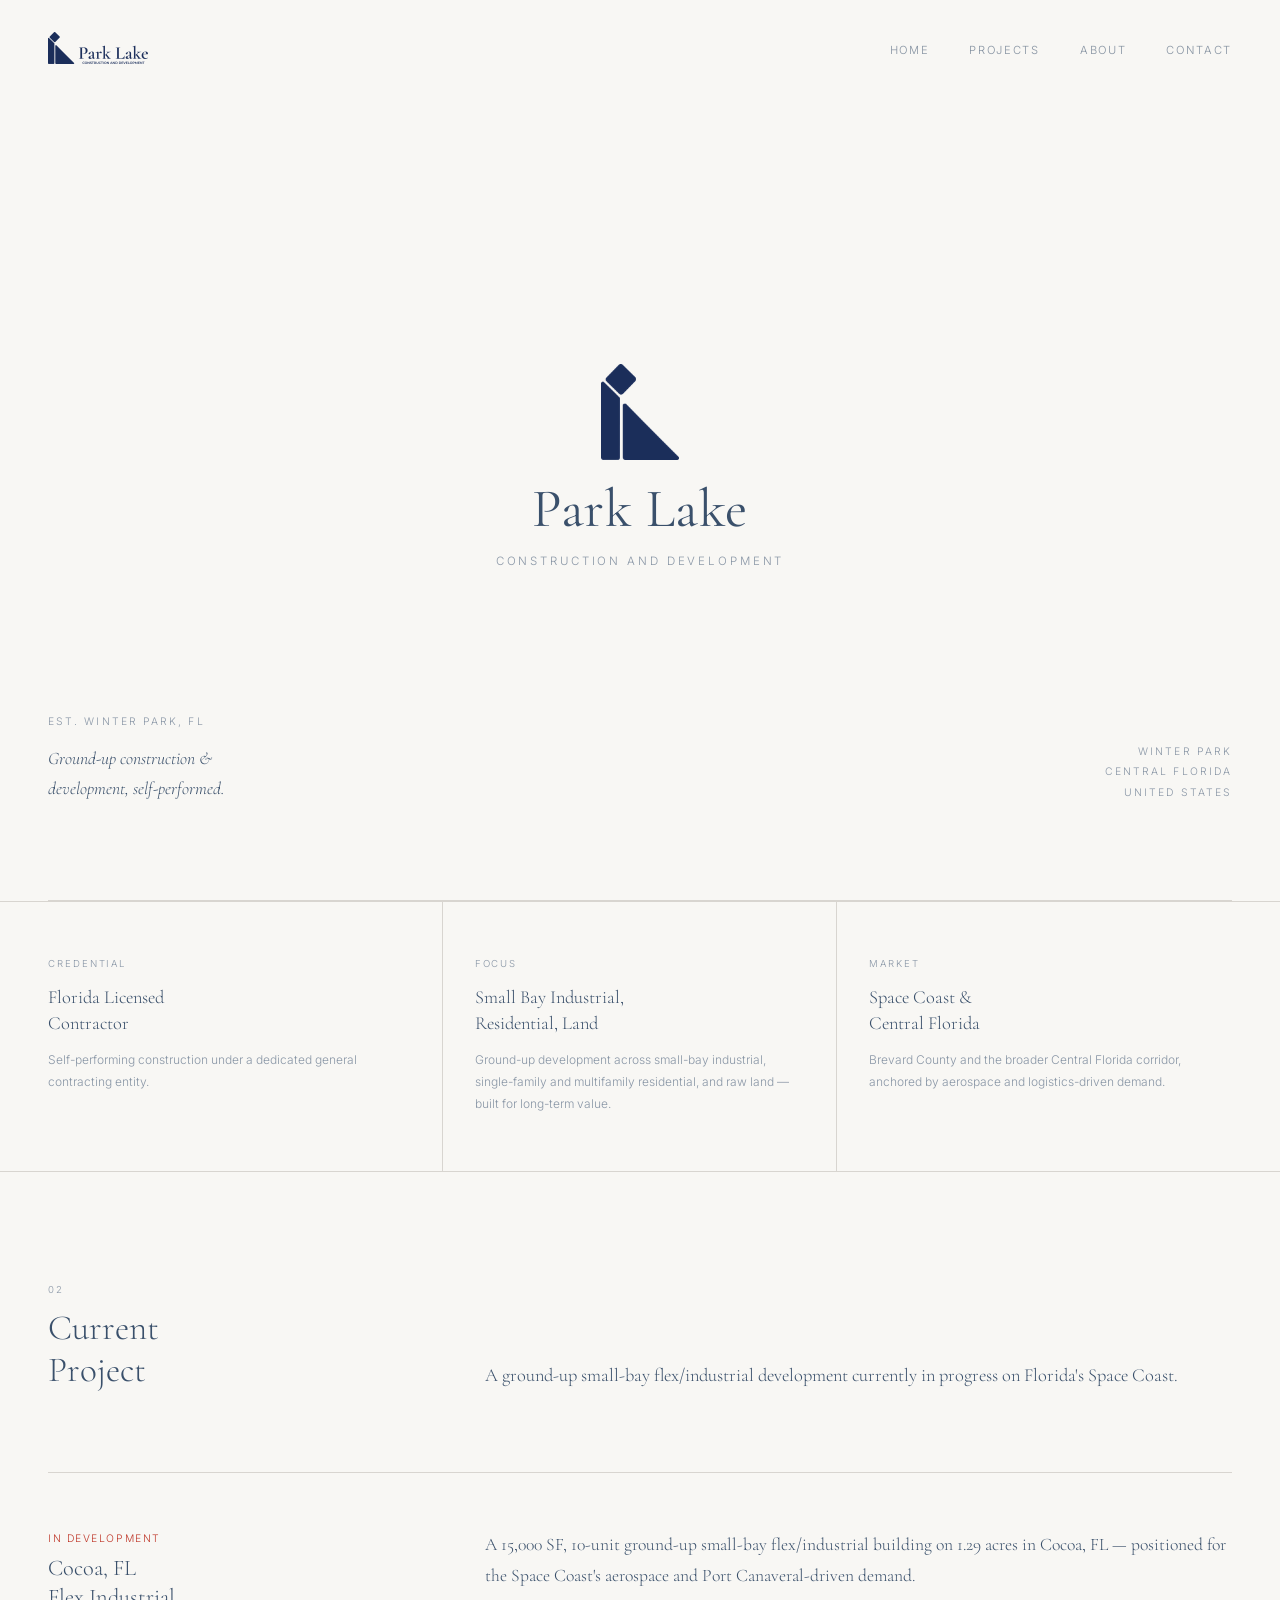
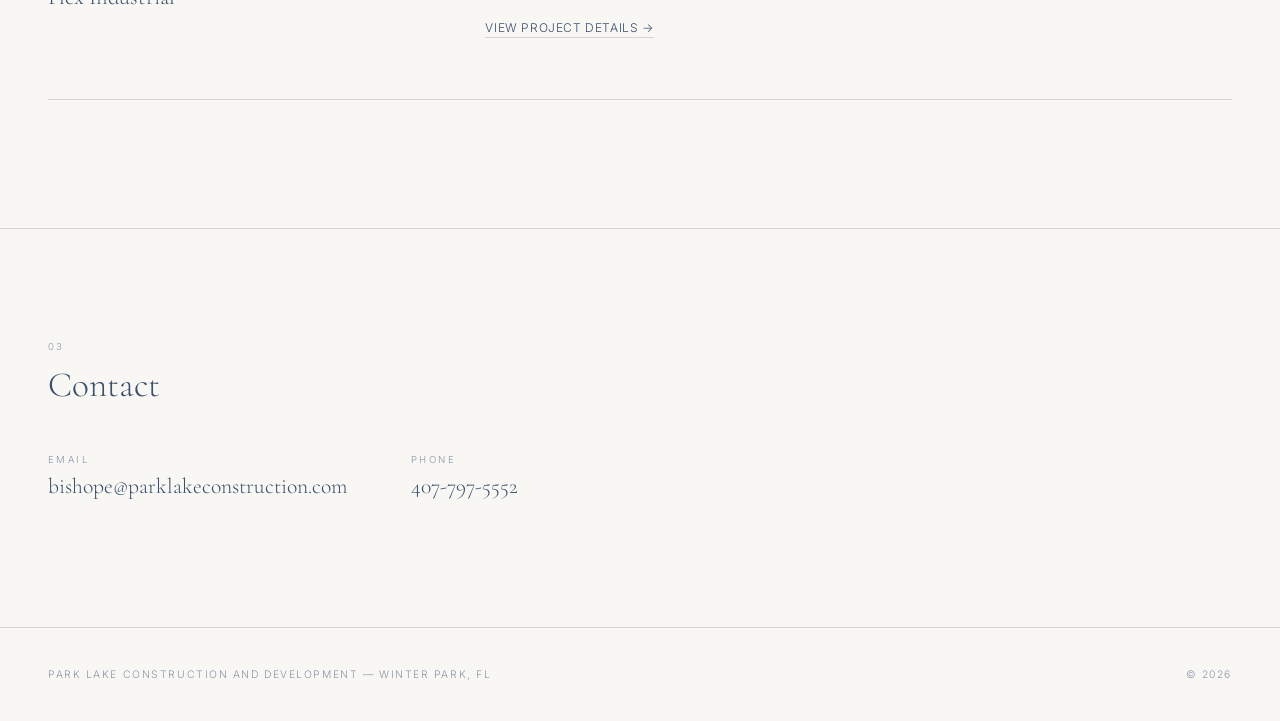
<file: index.html>
<!DOCTYPE html>
<html lang="en">
<head>
  <meta charset="UTF-8" />
  <meta name="viewport" content="width=device-width, initial-scale=1.0" />
  <title>Park Lake Construction and Development</title>
  <link rel="preconnect" href="https://fonts.googleapis.com" />
  <link rel="preconnect" href="https://fonts.gstatic.com" crossorigin />
  <link href="https://fonts.googleapis.com/css2?family=Cormorant+Garamond:ital,wght@0,300;0,400;1,300;1,400&family=Inter:wght@300;400&display=swap" rel="stylesheet" />
  <link rel="stylesheet" href="style.css" />
</head>
<body>
  <nav>
    <a class="nav-logo" href="index.html"><img src="ParkLakeLogo_web.png" alt="Park Lake Construction and Development" /></a>
    <ul>
      <li><a href="index.html">Home</a></li>
      <li><a href="projects.html">Projects</a></li>
      <li><a href="about.html">About</a></li>
      <li><a href="#contact">Contact</a></li>
    </ul>
  </nav>
  <!-- HERO -->
  <section class="hero">
    <div class="hero-side-left">
      <span class="eyebrow">Est. Winter Park, FL</span>
      <p class="tagline">Ground-up construction &amp; development, self-performed.</p>
    </div>
    <div class="hero-center">
      <div class="wordmark-block">
        <img src="ParkLakeIcon_hero.png" alt="Park Lake icon" class="wordmark-icon" style="height:6rem; width:auto;" />
        <span class="wm-primary">Park Lake</span>
        <span class="wm-secondary">Construction and Development</span>
      </div>
    </div>
    <div class="hero-side-right">
      <span class="location">
        Winter Park<br>
        Central Florida<br>
        United States
      </span>
    </div>
  </section>
  <div class="rule"></div>
  <!-- FOCUS STRIP -->
  <div class="focus" id="focus">
    <div class="focus-item">
      <span class="f-label">Credential</span>
      <h3>Florida Licensed<br>Contractor</h3>
      <p>Self-performing construction under a dedicated general contracting entity.</p>
    </div>
    <div class="focus-item">
      <span class="f-label">Focus</span>
      <h3>Small Bay Industrial,<br>Residential, Land</h3>
      <p>Ground-up development across small-bay industrial, single-family and multifamily residential, and raw land — built for long-term value.</p>
    </div>
    <div class="focus-item">
      <span class="f-label">Market</span>
      <h3>Space Coast &amp;<br>Central Florida</h3>
      <p>Brevard County and the broader Central Florida corridor, anchored by aerospace and logistics-driven demand.</p>
    </div>
  </div>
  <!-- FEATURED PROJECT -->
  <section class="insights" id="featured">
    <div class="insights-header">
      <div>
        <span class="section-num">02</span>
        <h2>Current<br>Project</h2>
      </div>
      <p class="intro">A ground-up small-bay flex/industrial development currently in progress on Florida's Space Coast.</p>
    </div>
    <div class="post-list">
      <article class="post-item">
        <div class="post-meta">
          <span class="post-date status-tag">In development</span>
          <h3 class="post-title">Cocoa, FL<br>Flex Industrial</h3>
        </div>
        <div class="post-body">
          <p>A 15,000 SF, 10-unit ground-up small-bay flex/industrial building on 1.29 acres in Cocoa, FL — positioned for the Space Coast's aerospace and Port Canaveral-driven demand.</p>
          <p><a class="text-link" href="projects.html">View project details &rarr;</a></p>
        </div>
      </article>
    </div>
  </section>
  <!-- CONTACT -->
  <section class="contact-section" id="contact">
    <div class="contact-inner">
      <span class="section-num">03</span>
      <h2>Contact</h2>
      <div class="contact-details">
        <div class="contact-item">
          <span class="f-label">Email</span>
          <a href="mailto:bishope@parklakeconstruction.com">bishope@parklakeconstruction.com</a>
        </div>
        <div class="contact-item">
          <span class="f-label">Phone</span>
          <a href="tel:4077975552">407-797-5552</a>
        </div>
      </div>
    </div>
  </section>
  <footer>
    <span>Park Lake Construction and Development &mdash; Winter Park, FL</span>
    <span>&copy; 2026</span>
  </footer>
</body>
</html>
</file>
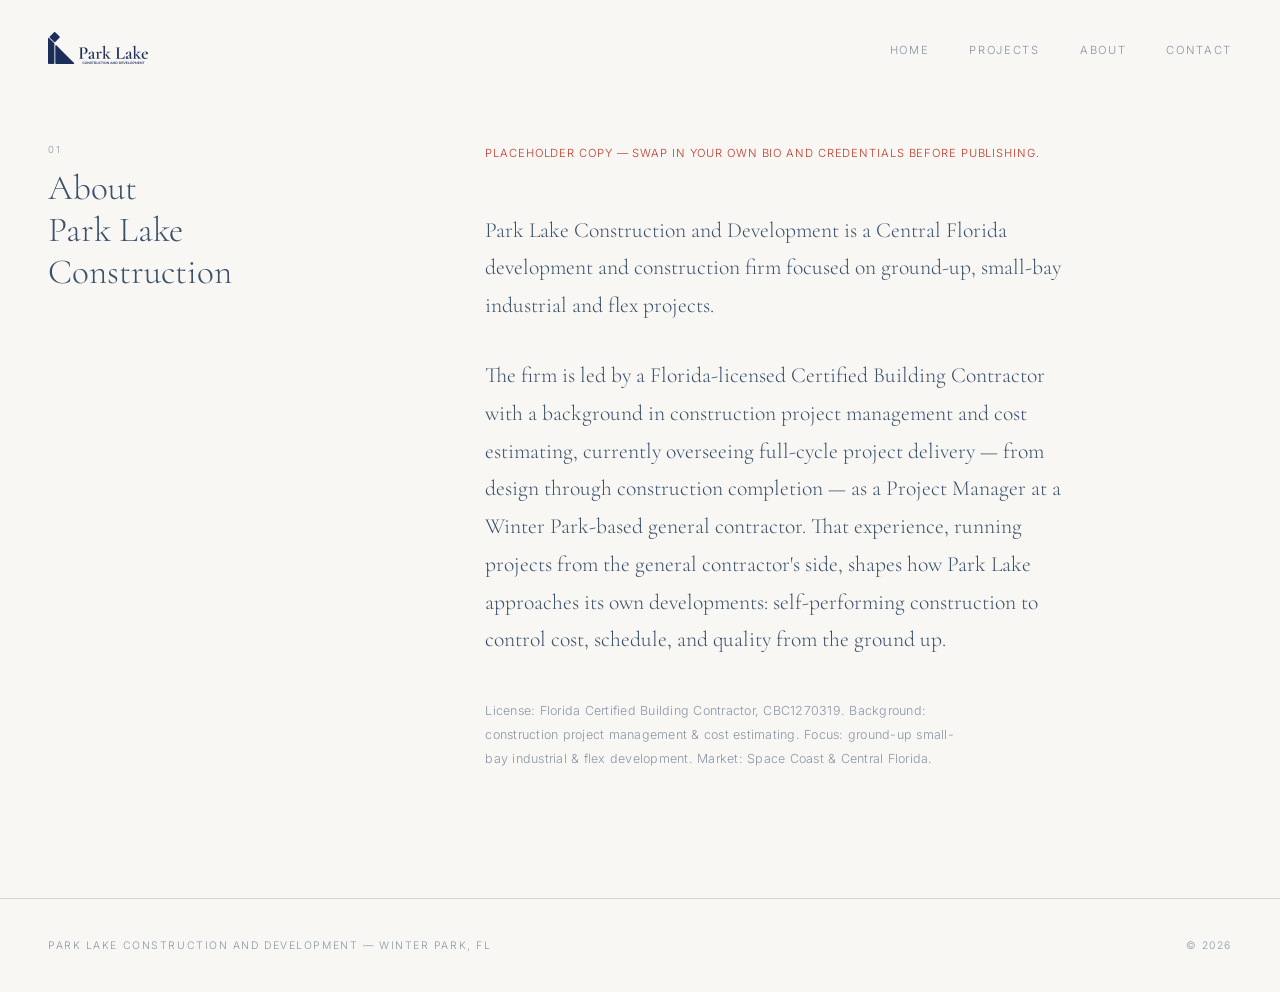
<file: about (1).html>
<!DOCTYPE html>
<html lang="en">
<head>
  <meta charset="UTF-8" />
  <meta name="viewport" content="width=device-width, initial-scale=1.0" />
  <title>About — Park Lake Construction and Development</title>
  <link rel="preconnect" href="https://fonts.googleapis.com" />
  <link rel="preconnect" href="https://fonts.gstatic.com" crossorigin />
  <link href="https://fonts.googleapis.com/css2?family=Cormorant+Garamond:ital,wght@0,300;0,400;1,300;1,400&family=Inter:wght@300;400&display=swap" rel="stylesheet" />
  <link rel="stylesheet" href="style.css" />
</head>
<body>
  <nav>
    <a class="nav-logo" href="index.html"><img src="ParkLakeLogo_web.png" alt="Park Lake Construction and Development" /></a>
    <ul>
      <li><a href="index.html">Home</a></li>
      <li><a href="projects.html">Projects</a></li>
      <li><a href="about.html">About</a></li>
      <li><a href="mailto:info@parklakefl.com">Contact</a></li>
    </ul>
  </nav>
  <section class="about" style="padding-top:9rem;" id="about">
    <div class="about-label">
      <span class="section-num">01</span>
      <h2>About<br>Park Lake<br>Construction</h2>
    </div>
    <div class="about-body">
      <p class="placeholder-flag">Placeholder copy — swap in your own bio and credentials before publishing.</p>
      <p>Park Lake Construction and Development is a Central Florida development and construction firm focused on ground-up, small-bay industrial and flex projects.</p>
      <p>The firm is led by a Florida-licensed Certified Building Contractor with a background in construction project management and cost estimating, currently overseeing full-cycle project delivery — from design through construction completion — as a Project Manager at a Winter Park-based general contractor. That experience, running projects from the general contractor's side, shapes how Park Lake approaches its own developments: self-performing construction to control cost, schedule, and quality from the ground up.</p>
      <p class="sub">License: Florida Certified Building Contractor, CBC1270319. Background: construction project management &amp; cost estimating. Focus: ground-up small-bay industrial &amp; flex development. Market: Space Coast &amp; Central Florida.</p>
    </div>
  </section>
  <footer>
    <span>Park Lake Construction and Development &mdash; Winter Park, FL</span>
    <span>&copy; 2026</span>
  </footer>
</body>
</html>
</file>
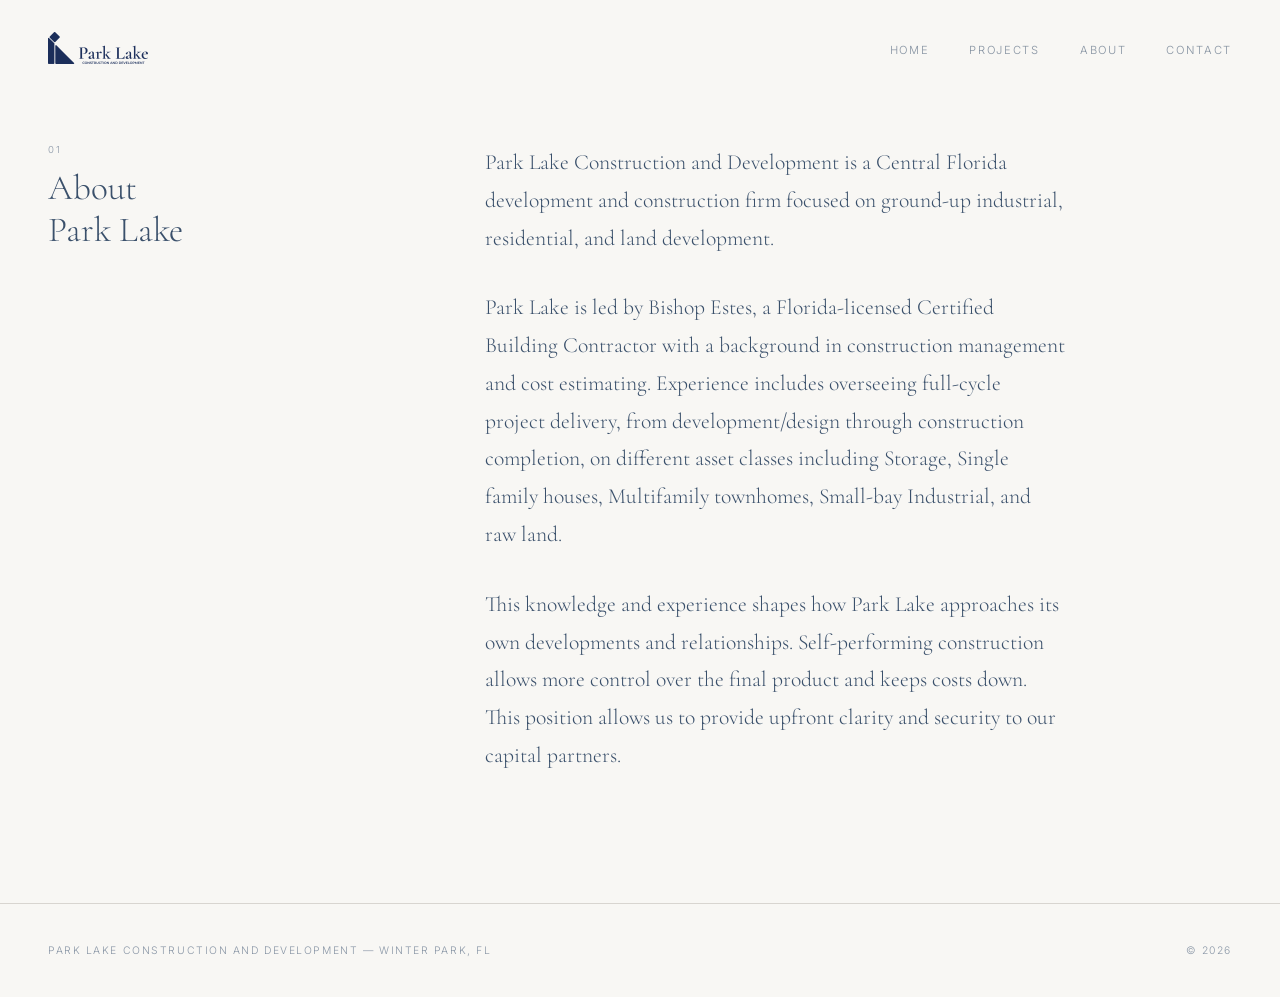
<file: about.html>
<!DOCTYPE html>
<html lang="en">
<head>
  <meta charset="UTF-8" />
  <meta name="viewport" content="width=device-width, initial-scale=1.0" />
  <title>About — Park Lake Construction and Development</title>
  <link rel="preconnect" href="https://fonts.googleapis.com" />
  <link rel="preconnect" href="https://fonts.gstatic.com" crossorigin />
  <link href="https://fonts.googleapis.com/css2?family=Cormorant+Garamond:ital,wght@0,300;0,400;1,300;1,400&family=Inter:wght@300;400&display=swap" rel="stylesheet" />
  <link rel="stylesheet" href="style.css" />
</head>
<body>
  <nav>
    <a class="nav-logo" href="index.html"><img src="ParkLakeLogo_web.png" alt="Park Lake Construction and Development" /></a>
    <ul>
      <li><a href="index.html">Home</a></li>
      <li><a href="projects.html">Projects</a></li>
      <li><a href="about.html">About</a></li>
      <li><a href="mailto:info@parklakefl.com">Contact</a></li>
    </ul>
  </nav>
  <section class="about" style="padding-top:9rem;" id="about">
    <div class="about-label">
      <span class="section-num">01</span>
      <h2>About<br>Park Lake</h2>
    </div>
    <div class="about-body">
      <p>Park Lake Construction and Development is a Central Florida development and construction firm focused on ground-up industrial, residential, and land development.</p>
      <p>Park Lake is led by Bishop Estes, a Florida-licensed Certified Building Contractor with a background in construction management and cost estimating. Experience includes overseeing full-cycle project delivery, from development/design through construction completion, on different asset classes including Storage, Single family houses, Multifamily townhomes, Small-bay Industrial, and raw land.</p>
      <p>This knowledge and experience shapes how Park Lake approaches its own developments and relationships. Self-performing construction allows more control over the final product and keeps costs down. This position allows us to provide upfront clarity and security to our capital partners.</p>
    </div>
  </section>
  <footer>
    <span>Park Lake Construction and Development &mdash; Winter Park, FL</span>
    <span>&copy; 2026</span>
  </footer>
</body>
</html>
</file>
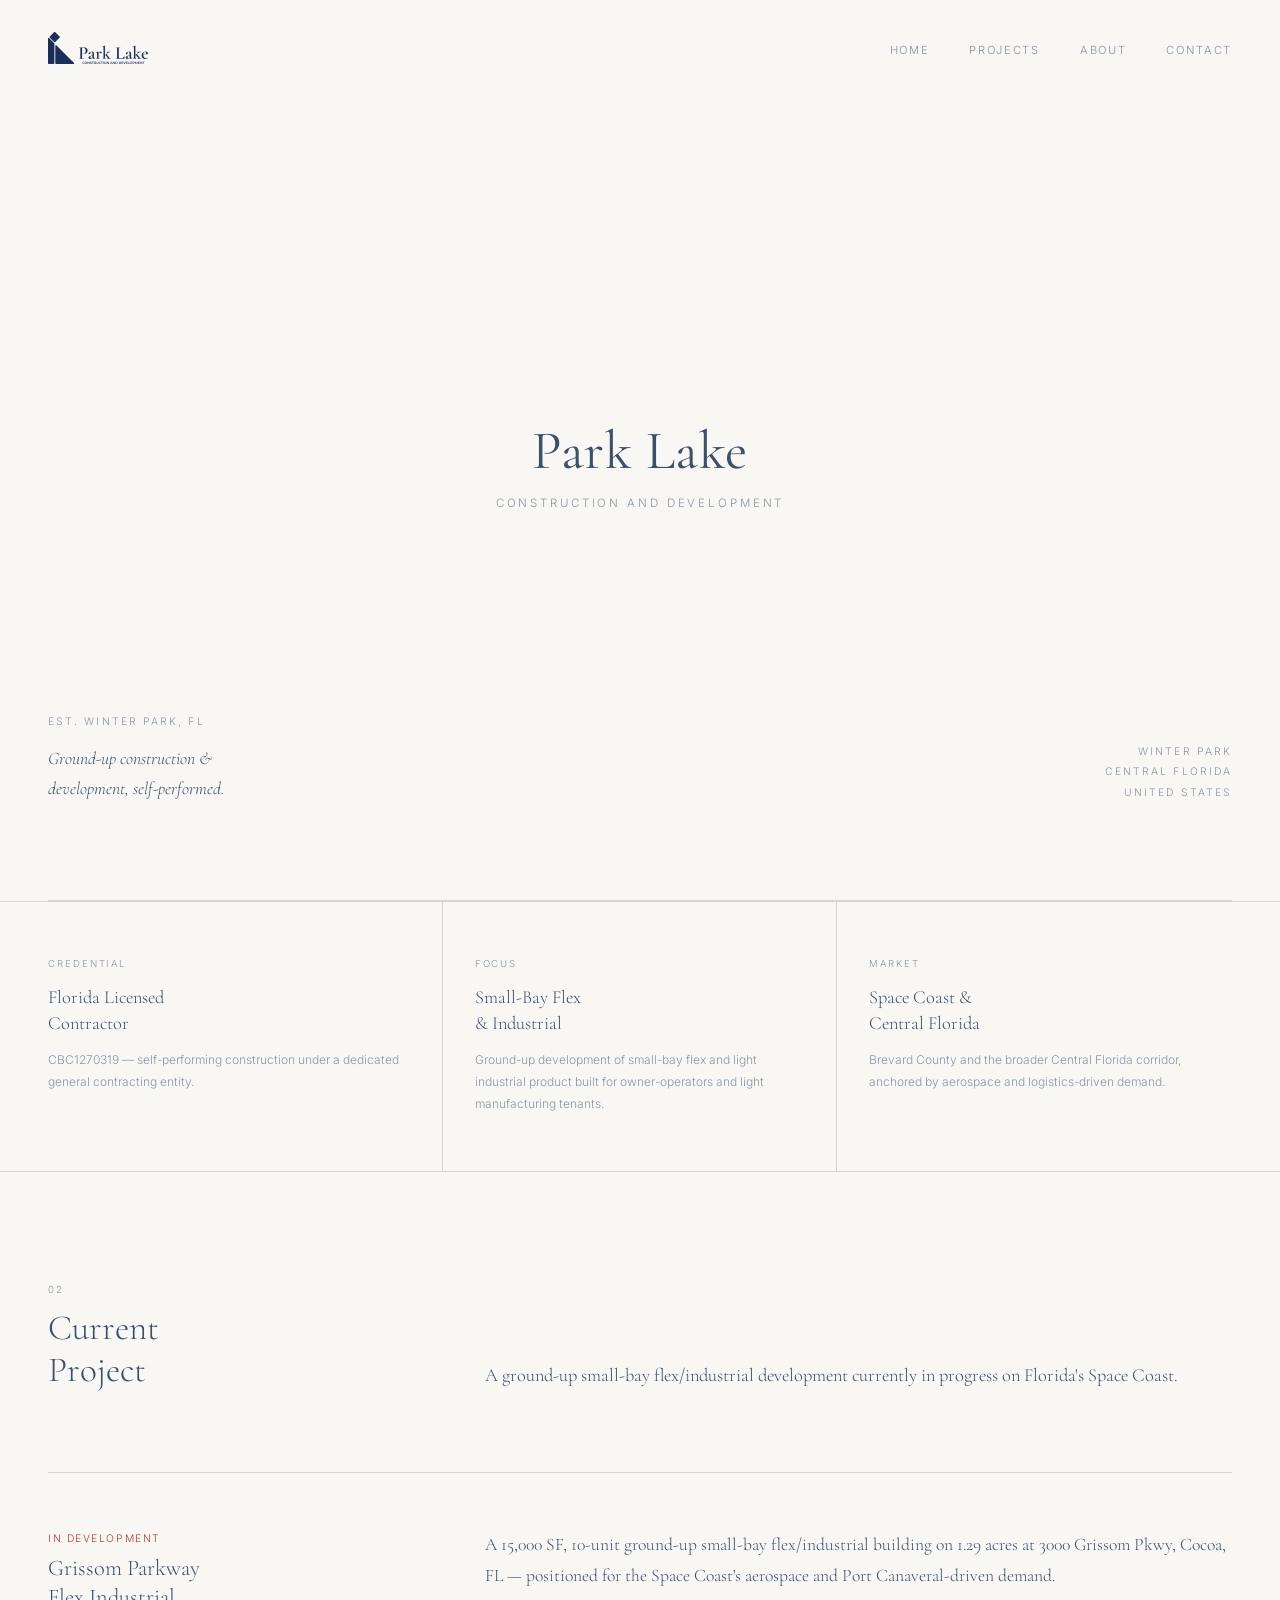
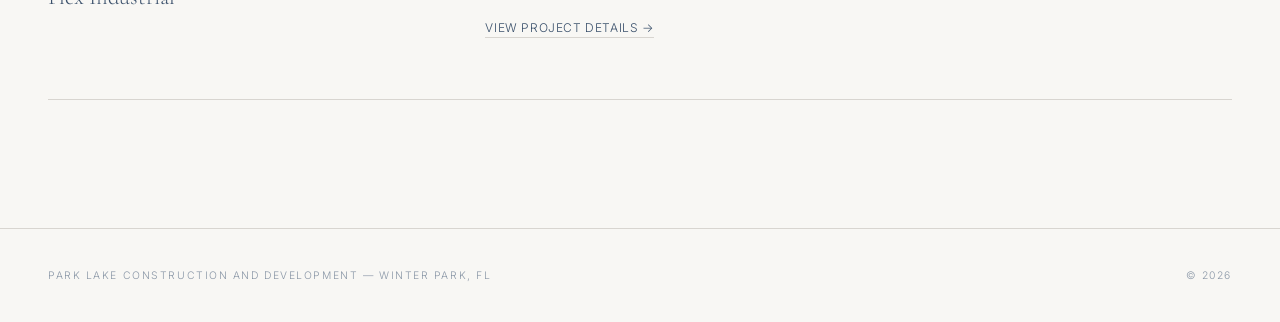
<file: index (2).html>
<!DOCTYPE html>
<html lang="en">
<head>
  <meta charset="UTF-8" />
  <meta name="viewport" content="width=device-width, initial-scale=1.0" />
  <title>Park Lake Construction and Development</title>
  <link rel="preconnect" href="https://fonts.googleapis.com" />
  <link rel="preconnect" href="https://fonts.gstatic.com" crossorigin />
  <link href="https://fonts.googleapis.com/css2?family=Cormorant+Garamond:ital,wght@0,300;0,400;1,300;1,400&family=Inter:wght@300;400&display=swap" rel="stylesheet" />
  <link rel="stylesheet" href="style.css" />
</head>
<body>
  <nav>
    <a class="nav-logo" href="index.html"><img src="ParkLakeLogo_web.png" alt="Park Lake Construction and Development" /></a>
    <ul>
      <li><a href="index.html">Home</a></li>
      <li><a href="projects.html">Projects</a></li>
      <li><a href="about.html">About</a></li>
      <li><a href="mailto:info@parklakefl.com">Contact</a></li>
    </ul>
  </nav>
  <!-- HERO -->
  <section class="hero">
    <div class="hero-side-left">
      <span class="eyebrow">Est. Winter Park, FL</span>
      <p class="tagline">Ground-up construction &amp; development, self-performed.</p>
    </div>
    <div class="hero-center">
      <div class="wordmark-block">
        <span class="wm-primary">Park Lake</span>
        <span class="wm-secondary">Construction and Development</span>
      </div>
    </div>
    <div class="hero-side-right">
      <span class="location">
        Winter Park<br>
        Central Florida<br>
        United States
      </span>
    </div>
  </section>
  <div class="rule"></div>
  <!-- FOCUS STRIP -->
  <div class="focus" id="focus">
    <div class="focus-item">
      <span class="f-label">Credential</span>
      <h3>Florida Licensed<br>Contractor</h3>
      <p>CBC1270319 — self-performing construction under a dedicated general contracting entity.</p>
    </div>
    <div class="focus-item">
      <span class="f-label">Focus</span>
      <h3>Small-Bay Flex<br>&amp; Industrial</h3>
      <p>Ground-up development of small-bay flex and light industrial product built for owner-operators and light manufacturing tenants.</p>
    </div>
    <div class="focus-item">
      <span class="f-label">Market</span>
      <h3>Space Coast &amp;<br>Central Florida</h3>
      <p>Brevard County and the broader Central Florida corridor, anchored by aerospace and logistics-driven demand.</p>
    </div>
  </div>
  <!-- FEATURED PROJECT -->
  <section class="insights" id="featured">
    <div class="insights-header">
      <div>
        <span class="section-num">02</span>
        <h2>Current<br>Project</h2>
      </div>
      <p class="intro">A ground-up small-bay flex/industrial development currently in progress on Florida's Space Coast.</p>
    </div>
    <div class="post-list">
      <article class="post-item">
        <div class="post-meta">
          <span class="post-date status-tag">In development</span>
          <h3 class="post-title">Grissom Parkway<br>Flex Industrial</h3>
        </div>
        <div class="post-body">
          <p>A 15,000 SF, 10-unit ground-up small-bay flex/industrial building on 1.29 acres at 3000 Grissom Pkwy, Cocoa, FL — positioned for the Space Coast's aerospace and Port Canaveral-driven demand.</p>
          <p><a class="text-link" href="projects.html">View project details &rarr;</a></p>
        </div>
      </article>
    </div>
  </section>
  <footer>
    <span>Park Lake Construction and Development &mdash; Winter Park, FL</span>
    <span>&copy; 2026</span>
  </footer>
</body>
</html>
</file>
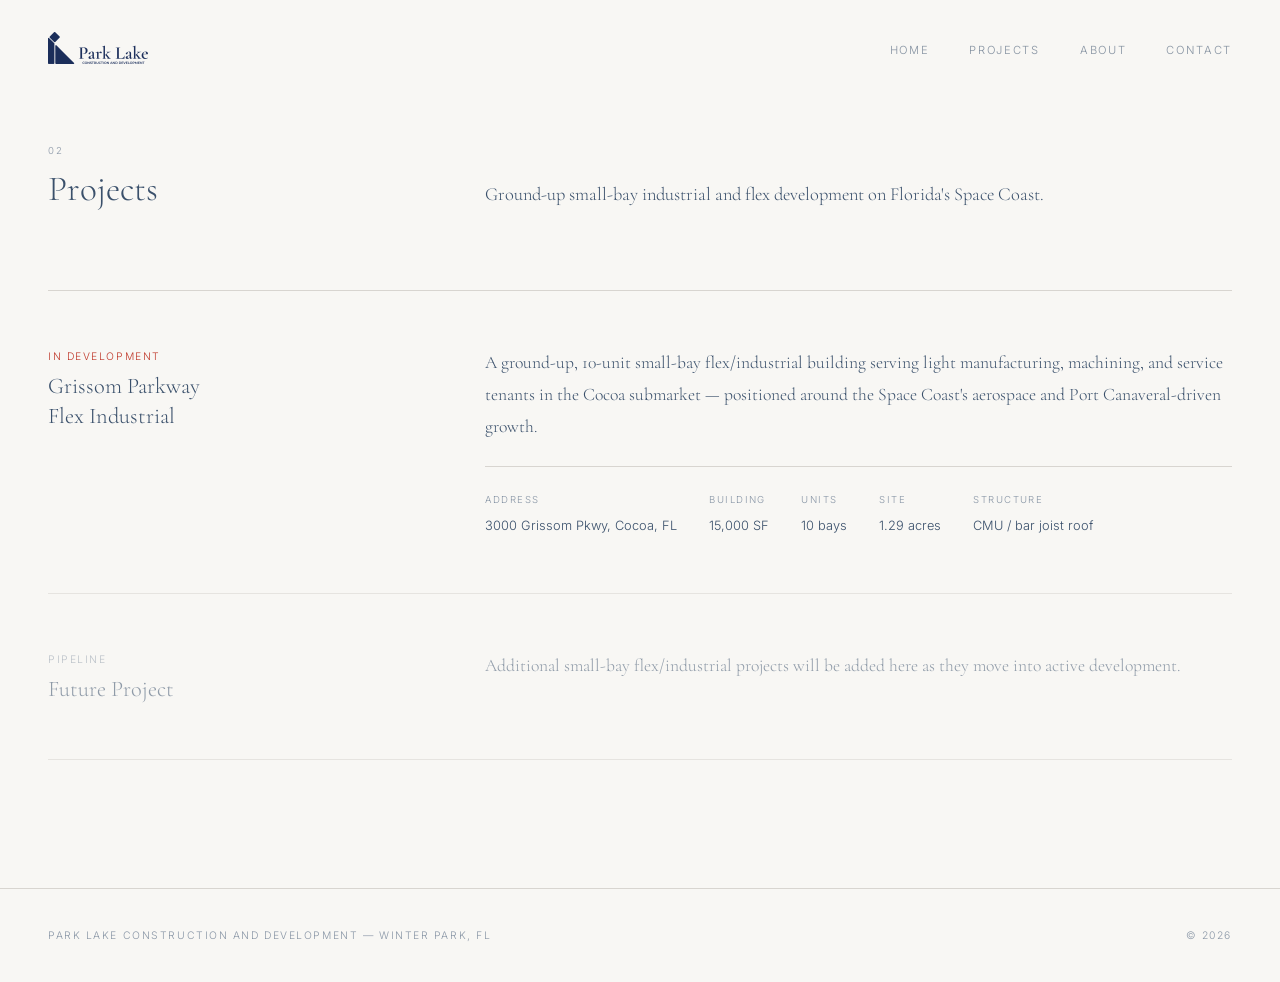
<file: projects (1).html>
<!DOCTYPE html>
<html lang="en">
<head>
  <meta charset="UTF-8" />
  <meta name="viewport" content="width=device-width, initial-scale=1.0" />
  <title>Projects — Park Lake Construction and Development</title>
  <link rel="preconnect" href="https://fonts.googleapis.com" />
  <link rel="preconnect" href="https://fonts.gstatic.com" crossorigin />
  <link href="https://fonts.googleapis.com/css2?family=Cormorant+Garamond:ital,wght@0,300;0,400;1,300;1,400&family=Inter:wght@300;400&display=swap" rel="stylesheet" />
  <link rel="stylesheet" href="style.css" />
</head>
<body>
  <nav>
    <a class="nav-logo" href="index.html"><img src="ParkLakeLogo_web.png" alt="Park Lake Construction and Development" /></a>
    <ul>
      <li><a href="index.html">Home</a></li>
      <li><a href="projects.html">Projects</a></li>
      <li><a href="about.html">About</a></li>
      <li><a href="mailto:info@parklakefl.com">Contact</a></li>
    </ul>
  </nav>
  <section class="insights" style="padding-top:9rem;">
    <div class="insights-header">
      <div>
        <span class="section-num">02</span>
        <h2>Projects</h2>
      </div>
      <p class="intro">Ground-up small-bay industrial and flex development on Florida's Space Coast.</p>
    </div>
    <div class="post-list">
      <article class="post-item">
        <div class="post-meta">
          <span class="post-date status-tag">In development</span>
          <h3 class="post-title">Grissom Parkway<br>Flex Industrial</h3>
        </div>
        <div class="post-body">
          <p>A ground-up, 10-unit small-bay flex/industrial building serving light manufacturing, machining, and service tenants in the Cocoa submarket — positioned around the Space Coast's aerospace and Port Canaveral-driven growth.</p>
          <div class="spec-row">
            <div class="spec"><span class="s-label">Address</span>3000 Grissom Pkwy, Cocoa, FL</div>
            <div class="spec"><span class="s-label">Building</span>15,000 SF</div>
            <div class="spec"><span class="s-label">Units</span>10 bays</div>
            <div class="spec"><span class="s-label">Site</span>1.29 acres</div>
            <div class="spec"><span class="s-label">Structure</span>CMU / bar joist roof</div>
          </div>
        </div>
      </article>
      <article class="post-item" style="opacity:0.55;">
        <div class="post-meta">
          <span class="post-date">Pipeline</span>
          <h3 class="post-title">Future Project</h3>
        </div>
        <div class="post-body">
          <p>Additional small-bay flex/industrial projects will be added here as they move into active development.</p>
        </div>
      </article>
    </div>
  </section>
  <footer>
    <span>Park Lake Construction and Development &mdash; Winter Park, FL</span>
    <span>&copy; 2026</span>
  </footer>
</body>
</html>
</file>
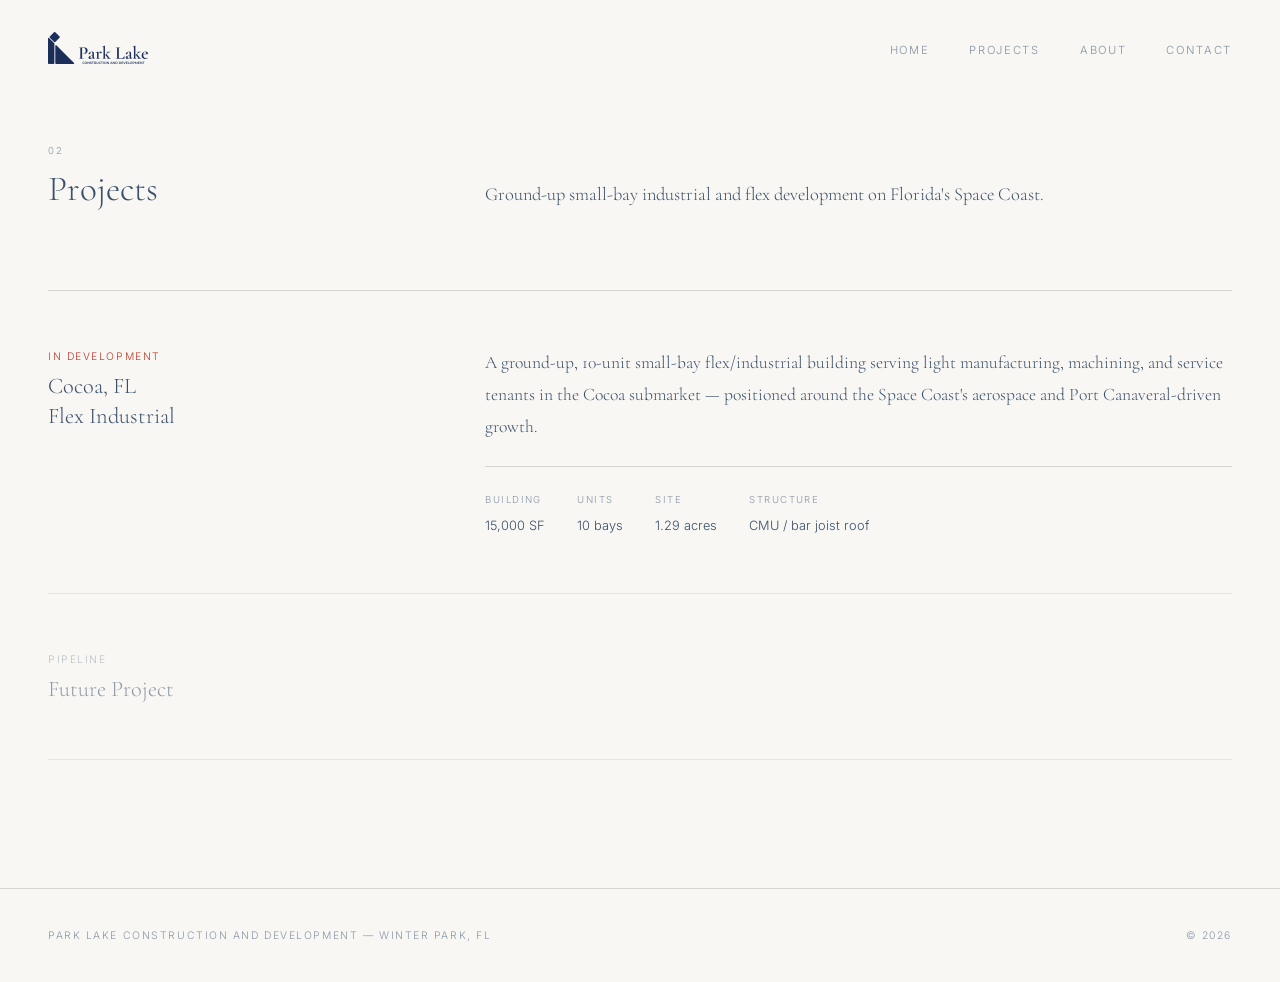
<file: projects.html>
<!DOCTYPE html>
<html lang="en">
<head>
  <meta charset="UTF-8" />
  <meta name="viewport" content="width=device-width, initial-scale=1.0" />
  <title>Projects — Park Lake Construction and Development</title>
  <link rel="preconnect" href="https://fonts.googleapis.com" />
  <link rel="preconnect" href="https://fonts.gstatic.com" crossorigin />
  <link href="https://fonts.googleapis.com/css2?family=Cormorant+Garamond:ital,wght@0,300;0,400;1,300;1,400&family=Inter:wght@300;400&display=swap" rel="stylesheet" />
  <link rel="stylesheet" href="style.css" />
</head>
<body>
  <nav>
    <a class="nav-logo" href="index.html"><img src="ParkLakeLogo_web.png" alt="Park Lake Construction and Development" /></a>
    <ul>
      <li><a href="index.html">Home</a></li>
      <li><a href="projects.html">Projects</a></li>
      <li><a href="about.html">About</a></li>
      <li><a href="mailto:info@parklakefl.com">Contact</a></li>
    </ul>
  </nav>
  <section class="insights" style="padding-top:9rem;">
    <div class="insights-header">
      <div>
        <span class="section-num">02</span>
        <h2>Projects</h2>
      </div>
      <p class="intro">Ground-up small-bay industrial and flex development on Florida's Space Coast.</p>
    </div>
    <div class="post-list">
      <article class="post-item">
        <div class="post-meta">
          <span class="post-date status-tag">In development</span>
          <h3 class="post-title">Cocoa, FL<br>Flex Industrial</h3>
        </div>
        <div class="post-body">
          <p>A ground-up, 10-unit small-bay flex/industrial building serving light manufacturing, machining, and service tenants in the Cocoa submarket — positioned around the Space Coast's aerospace and Port Canaveral-driven growth.</p>
          <div class="spec-row">
            <div class="spec"><span class="s-label">Building</span>15,000 SF</div>
            <div class="spec"><span class="s-label">Units</span>10 bays</div>
            <div class="spec"><span class="s-label">Site</span>1.29 acres</div>
            <div class="spec"><span class="s-label">Structure</span>CMU / bar joist roof</div>
          </div>
        </div>
      </article>
      <article class="post-item" style="opacity:0.55;">
        <div class="post-meta">
          <span class="post-date">Pipeline</span>
          <h3 class="post-title">Future Project</h3>
        </div>
        <div class="post-body">
        </div>
      </article>
    </div>
  </section>
  <footer>
    <span>Park Lake Construction and Development &mdash; Winter Park, FL</span>
    <span>&copy; 2026</span>
  </footer>
</body>
</html>
</file>
<file: style.css>
*, *::before, *::after { box-sizing: border-box; margin: 0; padding: 0; }

:root {
  --off-white: #F8F7F4;
  --ink: #3A506B;
  --mid: #8996A6;
  --rule: #d8d5d0;
  --red: #c0392b;
}

html { font-size: 16px; scroll-behavior: smooth; }

body {
  background: var(--off-white);
  color: var(--ink);
  font-family: 'Inter', sans-serif;
  font-weight: 300;
  -webkit-font-smoothing: antialiased;
}

/* NAV */
nav {
  position: fixed;
  top: 0; left: 0; right: 0;
  z-index: 100;
  display: flex;
  justify-content: space-between;
  align-items: center;
  padding: 2rem 3rem;
  background: var(--off-white);
}

nav .nav-logo {
  display: flex;
  align-items: center;
  text-decoration: none;
}

nav .nav-logo img {
  height: 32px;
  width: auto;
  display: block;
}

nav ul { list-style: none; display: flex; gap: 2.5rem; }

nav ul a {
  font-family: 'Inter', sans-serif;
  font-weight: 300;
  font-size: 0.7rem;
  letter-spacing: 0.15em;
  text-transform: uppercase;
  color: var(--ink);
  text-decoration: none;
  opacity: 0.6;
  transition: opacity 0.3s;
}

nav ul a:hover { opacity: 1; }

/* HERO */
.hero {
  min-height: 100vh;
  display: grid;
  grid-template-columns: 1fr 2fr 1fr;
  align-items: center;
  padding: 5rem 3rem 3rem;
  gap: 2rem;
}

.hero-side-left {
  display: flex;
  flex-direction: column;
  justify-content: flex-end;
  align-self: end;
  padding-bottom: 3rem;
}

.hero-side-left .eyebrow {
  font-size: 0.65rem;
  letter-spacing: 0.2em;
  text-transform: uppercase;
  color: var(--mid);
  margin-bottom: 1rem;
}

.hero-side-left .tagline {
  font-family: 'Cormorant Garamond', serif;
  font-weight: 300;
  font-style: italic;
  font-size: 1.1rem;
  line-height: 1.7;
  color: var(--ink);
  max-width: 180px;
}

.hero-center { display: flex; align-items: center; justify-content: center; }

.wordmark-block {
  display: flex;
  flex-direction: column;
  align-items: center;
  text-align: center;
}

.wordmark-block .wordmark-icon {
  height: 3.4rem;
  width: auto;
  display: block;
  margin-bottom: 1.25rem;
}

.wordmark-block .wm-primary {
  font-family: 'Cormorant Garamond', serif;
  font-weight: 400;
  font-size: 3.4rem;
  line-height: 1.1;
  color: var(--ink);
  letter-spacing: 0.01em;
}

.wordmark-block .wm-secondary {
  font-family: 'Inter', sans-serif;
  font-weight: 300;
  font-size: 0.72rem;
  letter-spacing: 0.25em;
  text-transform: uppercase;
  color: var(--mid);
  margin-top: 0.9rem;
}

.hero-side-right {
  display: flex;
  flex-direction: column;
  justify-content: flex-end;
  align-self: end;
  padding-bottom: 3rem;
  align-items: flex-end;
  text-align: right;
}

.hero-side-right .location {
  font-size: 0.65rem;
  letter-spacing: 0.2em;
  text-transform: uppercase;
  color: var(--mid);
  line-height: 2;
}

/* DIVIDER */
.rule { width: calc(100% - 6rem); margin: 0 3rem; height: 1px; background: var(--rule); }

/* ABOUT */
.about {
  display: grid;
  grid-template-columns: 1fr 2fr;
  gap: 4rem;
  padding: 7rem 3rem 8rem;
  align-items: start;
}

.about-label { position: sticky; top: 8rem; }

.about-label .section-num {
  font-size: 0.6rem;
  letter-spacing: 0.25em;
  text-transform: uppercase;
  color: var(--mid);
  display: block;
  margin-bottom: 0.75rem;
}

.about-label h2 {
  font-family: 'Cormorant Garamond', serif;
  font-weight: 300;
  font-size: 2.2rem;
  line-height: 1.2;
  color: var(--ink);
}

.about-body p {
  font-family: 'Cormorant Garamond', serif;
  font-weight: 300;
  font-size: 1.35rem;
  line-height: 1.75;
  color: var(--ink);
  margin-bottom: 2rem;
  max-width: 580px;
}

.about-body p:last-child { margin-bottom: 0; }

.about-body .sub {
  font-family: 'Inter', sans-serif;
  font-weight: 300;
  font-size: 0.78rem;
  line-height: 1.9;
  color: var(--mid);
  max-width: 480px;
  margin-top: 2.5rem;
  letter-spacing: 0.02em;
}

.about-body .placeholder-flag {
  font-family: 'Inter', sans-serif;
  font-weight: 300;
  font-size: 0.7rem;
  letter-spacing: 0.08em;
  color: var(--red);
  text-transform: uppercase;
  max-width: none;
  margin-bottom: 3rem;
}

/* FOCUS STRIP */
.focus {
  border-top: 1px solid var(--rule);
  display: grid;
  grid-template-columns: repeat(3, 1fr);
  padding: 0 3rem;
}

.focus-item { padding: 3.5rem 2rem 3.5rem 0; border-right: 1px solid var(--rule); }
.focus-item:last-child { border-right: none; padding-left: 2rem; padding-right: 0; }
.focus-item:not(:first-child) { padding-left: 2rem; }

.focus-item .f-label {
  font-size: 0.6rem;
  letter-spacing: 0.2em;
  text-transform: uppercase;
  color: var(--mid);
  display: block;
  margin-bottom: 1rem;
}

.focus-item h3 {
  font-family: 'Cormorant Garamond', serif;
  font-weight: 300;
  font-size: 1.15rem;
  line-height: 1.4;
  color: var(--ink);
  margin-bottom: 0.75rem;
}

.focus-item p { font-size: 0.75rem; line-height: 1.85; color: var(--mid); }

/* INSIGHTS / PROJECTS LIST */
.insights { border-top: 1px solid var(--rule); padding: 7rem 3rem 8rem; }

.insights-header {
  display: grid;
  grid-template-columns: 1fr 2fr;
  gap: 4rem;
  margin-bottom: 5rem;
}

.insights-header .section-num {
  font-size: 0.6rem;
  letter-spacing: 0.25em;
  text-transform: uppercase;
  color: var(--mid);
  display: block;
  margin-bottom: 0.75rem;
}

.insights-header h2 {
  font-family: 'Cormorant Garamond', serif;
  font-weight: 300;
  font-size: 2.2rem;
  line-height: 1.2;
  color: var(--ink);
}

.insights-header .intro {
  font-family: 'Cormorant Garamond', serif;
  font-weight: 300;
  font-size: 1.15rem;
  line-height: 1.75;
  color: var(--ink);
  align-self: end;
}

.post-list { display: flex; flex-direction: column; }

.post-item {
  display: grid;
  grid-template-columns: 1fr 2fr;
  gap: 4rem;
  padding: 3.5rem 0;
  border-top: 1px solid var(--rule);
}

.post-item:last-child { border-bottom: 1px solid var(--rule); }

.post-meta { padding-top: 0.2rem; }

.post-date {
  font-size: 0.65rem;
  letter-spacing: 0.15em;
  text-transform: uppercase;
  color: var(--mid);
  display: block;
  margin-bottom: 0.5rem;
}

.post-date.status-tag { color: var(--red); }

.post-title {
  font-family: 'Cormorant Garamond', serif;
  font-weight: 300;
  font-size: 1.4rem;
  line-height: 1.3;
  color: var(--ink);
}

.post-body {
  font-family: 'Cormorant Garamond', serif;
  font-weight: 300;
  font-size: 1.1rem;
  line-height: 1.8;
  color: var(--ink);
}

.post-body p { margin-bottom: 1.2rem; }
.post-body p:last-child { margin-bottom: 0; }

.text-link {
  font-family: 'Inter', sans-serif;
  font-weight: 300;
  font-size: 0.75rem;
  letter-spacing: 0.05em;
  text-transform: uppercase;
  color: var(--ink);
  text-decoration: none;
  border-bottom: 1px solid var(--rule);
  padding-bottom: 2px;
  transition: border-color 0.2s, color 0.2s;
}

.text-link:hover { border-color: var(--ink); color: var(--red); }

/* Spec row for project details */
.spec-row {
  display: flex;
  flex-wrap: wrap;
  gap: 2rem;
  margin-top: 1.5rem;
  padding-top: 1.5rem;
  border-top: 1px solid var(--rule);
}

.spec-row .spec {
  font-family: 'Inter', sans-serif;
  font-size: 0.8rem;
  color: var(--ink);
}

.spec-row .s-label {
  display: block;
  font-size: 0.6rem;
  letter-spacing: 0.15em;
  text-transform: uppercase;
  color: var(--mid);
  margin-bottom: 0.35rem;
}

/* CONTACT */
.contact-section {
  border-top: 1px solid var(--rule);
  padding: 7rem 3rem 8rem;
}

.contact-section .section-num {
  font-size: 0.6rem;
  letter-spacing: 0.25em;
  text-transform: uppercase;
  color: var(--mid);
  display: block;
  margin-bottom: 0.75rem;
}

.contact-section h2 {
  font-family: 'Cormorant Garamond', serif;
  font-weight: 300;
  font-size: 2.2rem;
  line-height: 1.2;
  color: var(--ink);
  margin-bottom: 3rem;
}

.contact-details {
  display: flex;
  gap: 4rem;
}

.contact-item {
  display: flex;
  flex-direction: column;
  gap: 0.5rem;
}

.contact-item .f-label {
  font-family: 'Inter', sans-serif;
  font-size: 0.6rem;
  letter-spacing: 0.25em;
  text-transform: uppercase;
  color: var(--mid);
  display: block;
}

.contact-item a {
  font-family: 'Cormorant Garamond', serif;
  font-weight: 300;
  font-size: 1.35rem;
  color: var(--ink);
  text-decoration: none;
  transition: color 0.2s;
}

.contact-item a:hover { color: var(--red); }

/* FOOTER */
footer {
  border-top: 1px solid var(--rule);
  padding: 2.5rem 3rem;
  display: flex;
  justify-content: space-between;
  align-items: center;
}

footer span {
  font-size: 0.65rem;
  letter-spacing: 0.15em;
  text-transform: uppercase;
  color: var(--mid);
}

/* RESPONSIVE */
@media (max-width: 900px) {
  .hero { grid-template-columns: 1fr; min-height: auto; padding: 7rem 2rem 4rem; text-align: center; }
  .hero-side-left, .hero-side-right { align-items: center; text-align: center; padding-bottom: 1rem; }
  .hero-side-left .tagline { max-width: 100%; }
  .wordmark-block .wm-primary { font-size: 2.4rem; }
  .wordmark-block .wordmark-icon { height: 2.4rem; }

  .about, .insights-header { grid-template-columns: 1fr; gap: 2rem; padding: 4rem 2rem 5rem; }
  .about-label { position: static; }

  .focus { grid-template-columns: 1fr; padding: 0 2rem; }
  .focus-item { border-right: none; border-bottom: 1px solid var(--rule); padding: 2.5rem 0; }
  .focus-item:last-child { border-bottom: none; }
  .focus-item:not(:first-child) { padding-left: 0; }

  .insights { padding: 4rem 2rem 5rem; }
  .post-item { grid-template-columns: 1fr; gap: 1rem; padding: 2.5rem 0; }

  .contact-details { flex-direction: column; gap: 2rem; }
  .contact-section { padding: 4rem 2rem 5rem; }

  nav { padding: 1.5rem 2rem; }
  .rule { width: calc(100% - 4rem); margin: 0 2rem; }
  footer { padding: 2rem; flex-direction: column; gap: 0.75rem; text-align: center; }
}
</file>
